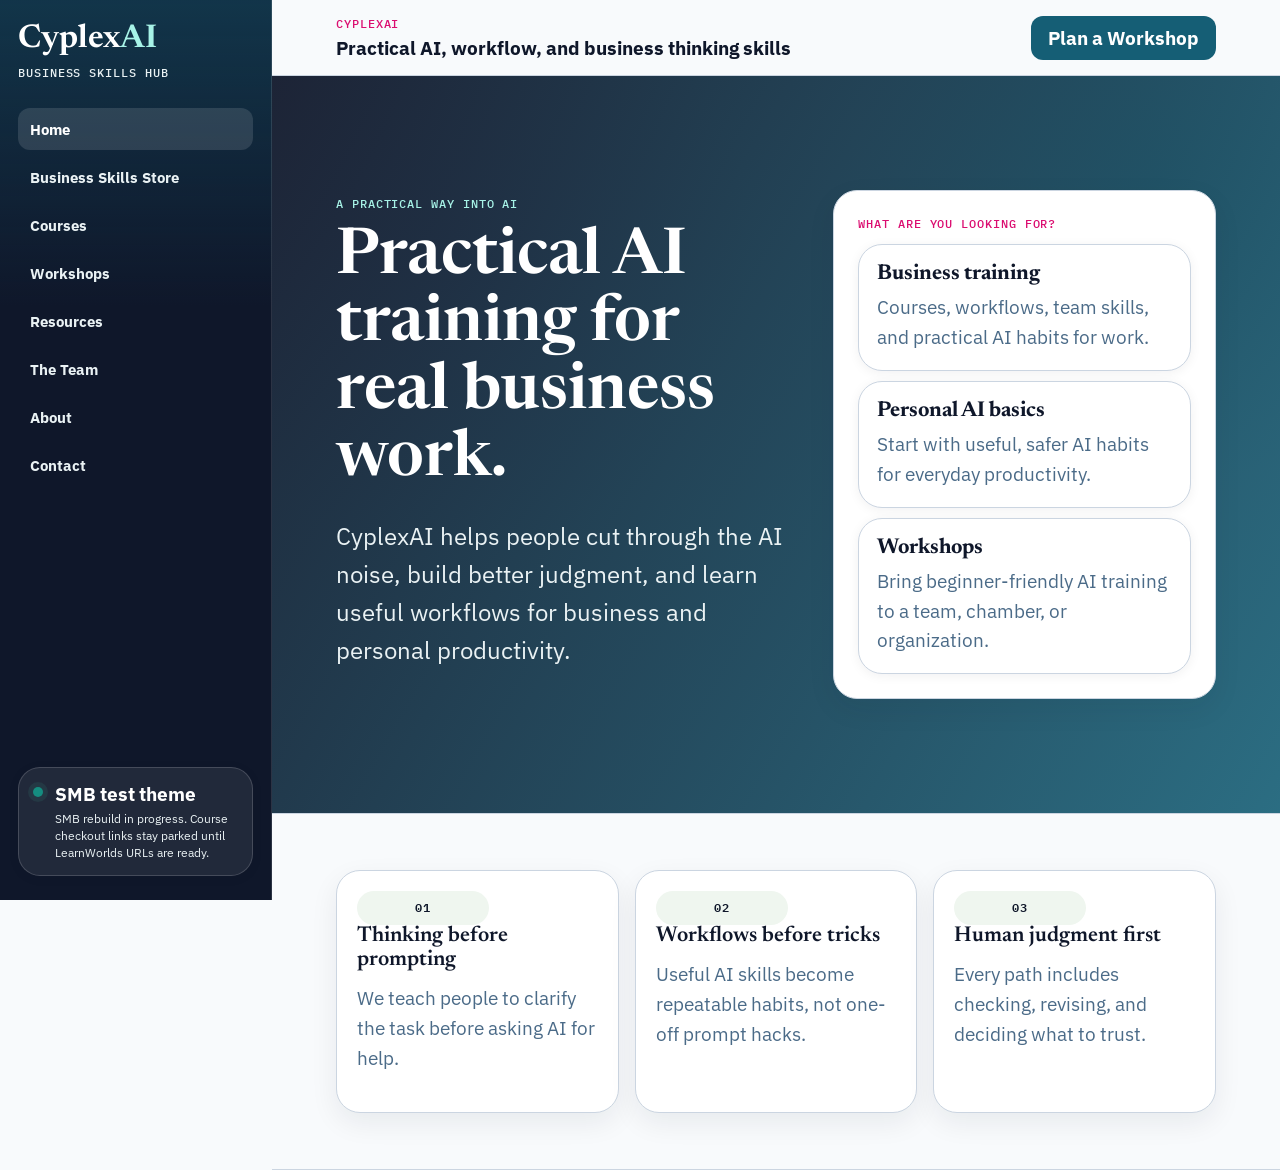
<file: index.html>
<!doctype html>
<html lang="en" data-theme="smb-test">
  <head>
    <meta charset="utf-8">
    <meta name="viewport" content="width=device-width, initial-scale=1">
    <meta name="description" content="CyplexAI teaches practical AI, workflow, and business thinking skills for people doing real business work.">
    <title>CyplexAI | Practical AI Training for Real Business Work</title>
    <link rel="preconnect" href="https://fonts.googleapis.com">
    <link rel="preconnect" href="https://fonts.gstatic.com" crossorigin>
    <link href="https://fonts.googleapis.com/css2?family=Newsreader:wght@400;600;700;800&family=IBM+Plex+Sans:wght@400;500;600;700&family=IBM+Plex+Mono:wght@400;500;600&display=swap" rel="stylesheet">
    <link rel="stylesheet" href="styles.css?v=20260605-polish">
  </head>
  <body>
    <div class="app-shell">
      <aside class="sidebar" aria-label="Primary navigation">
        <a class="brand" href="index.html" aria-label="CyplexAI home">
          <span class="brand-wordmark" aria-hidden="true">
            Cyplex<span>AI</span>
          </span>
          <span class="brand-kicker">Business Skills Hub</span>
        </a>

        <button class="menu-toggle" type="button" aria-expanded="false" aria-controls="primaryNav">
          <span></span>
          <span></span>
          <span></span>
          <span class="sr-only">Toggle navigation</span>
        </button>

        <nav id="primaryNav" class="nav-list">
          <a class="active" href="index.html">Home</a>
          <a href="store.html">Business Skills Store</a>
          <a href="courses.html">Courses</a>
          <a href="workshops.html">Workshops</a>
          
          <a href="resources.html">Resources</a>
          <a href="team.html">The Team</a><a href="about.html">About</a>
          <a href="contact.html">Contact</a>
        </nav>

        <section class="sidebar-note" aria-label="Prototype status">
          <span class="status-dot" aria-hidden="true"></span>
          <div>
            <strong>SMB test theme</strong>
            <p>SMB rebuild in progress. Course checkout links stay parked until LearnWorlds URLs are ready.</p>
          </div>
        </section>
      </aside>

      <main>
        <header class="topbar" aria-label="Page context">
          <div>
            <p class="eyebrow">CyplexAI</p>
            <strong>Practical AI, workflow, and business thinking skills</strong>
          </div>
          <a class="topbar-action" href="contact.html">Plan a Workshop</a>
        </header>

        <section class="hero-section landing-hero">
          <div class="hero-copy">
            <p class="eyebrow">A practical way into AI</p>
            <h1>Practical AI training for real business work.</h1>
            <p class="lede">
              CyplexAI helps people cut through the AI noise, build better judgment, and learn useful workflows for business and personal productivity.
            </p>
          </div>

          <aside class="decision-panel" aria-label="Choose your path">
            <p class="eyebrow">What are you looking for?</p>
            <div class="path-stack">
              <a href="store.html">
                <strong>Business training</strong>
                <span>Courses, workflows, team skills, and practical AI habits for work.</span>
              </a>
              <a href="courses.html">
                <strong>Personal AI basics</strong>
                <span>Start with useful, safer AI habits for everyday productivity.</span>
              </a>
              <a href="workshops.html">
                <strong>Workshops</strong>
                <span>Bring beginner-friendly AI training to a team, chamber, or organization.</span>
              </a>
            </div>
          </aside>
        </section>

        <section class="section-band compact">
          <div class="quiet-proof">
            <article>
              <span>01</span>
              <h3>Thinking before prompting</h3>
              <p>We teach people to clarify the task before asking AI for help.</p>
            </article>
            <article>
              <span>02</span>
              <h3>Workflows before tricks</h3>
              <p>Useful AI skills become repeatable habits, not one-off prompt hacks.</p>
            </article>
            <article>
              <span>03</span>
              <h3>Human judgment first</h3>
              <p>Every path includes checking, revising, and deciding what to trust.</p>
            </article>
          </div>
        </section>
      </main>
    </div>

    <script src="data/courses.js"></script>
    <script src="data/site-content.js"></script>
    <script src="app.js"></script>
  </body>
</html>
</file>
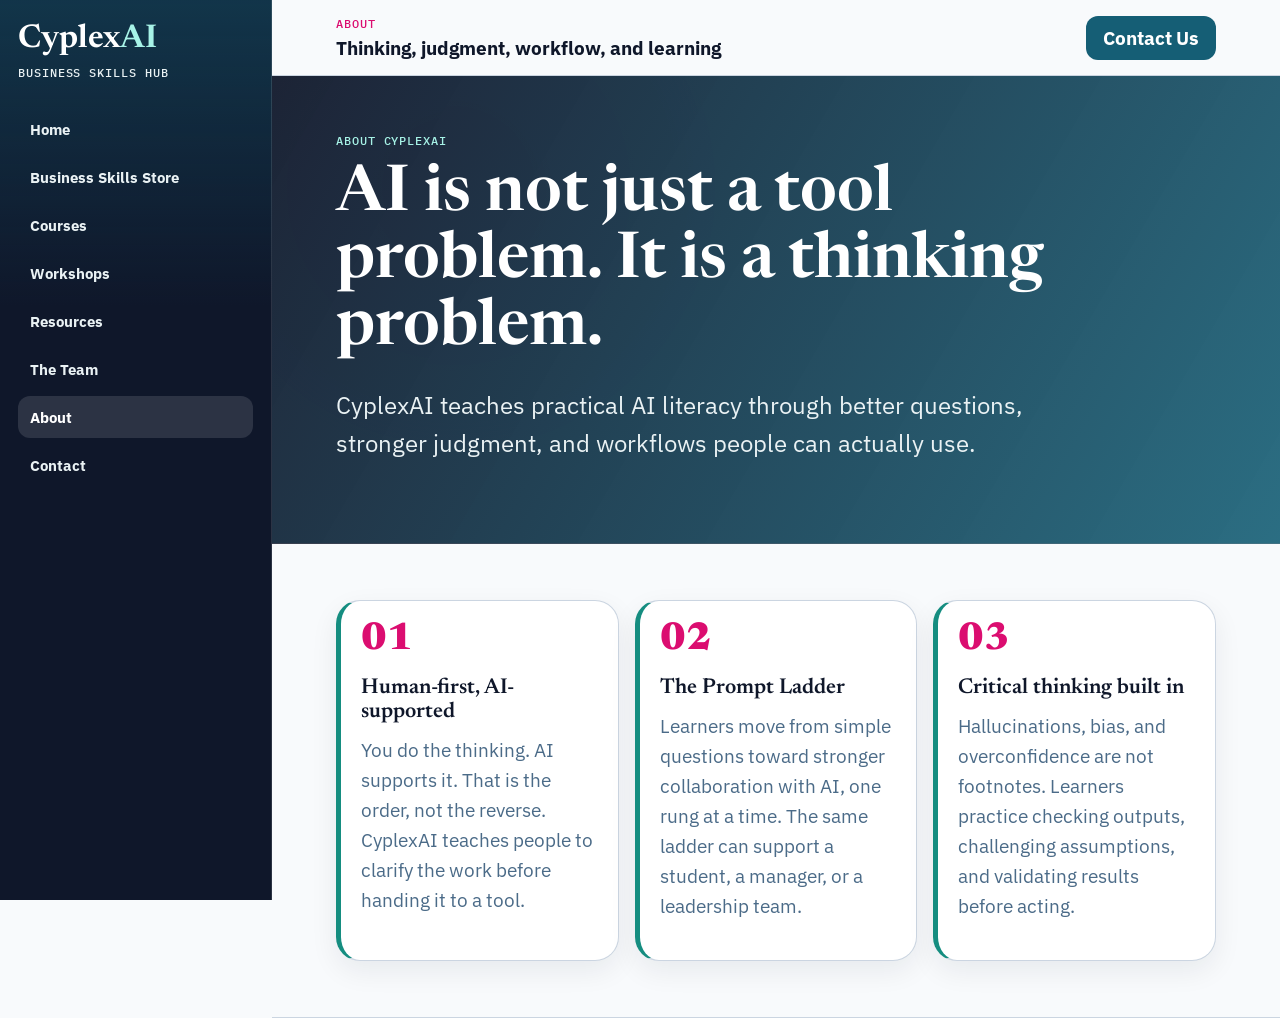
<file: about.html>
<!doctype html>
<html lang="en" data-theme="smb-test">
  <head><meta charset="utf-8"><meta name="viewport" content="width=device-width, initial-scale=1"><title>About | CyplexAI</title><link rel="preconnect" href="https://fonts.googleapis.com"><link rel="preconnect" href="https://fonts.gstatic.com" crossorigin><link href="https://fonts.googleapis.com/css2?family=Newsreader:wght@400;600;700;800&family=IBM+Plex+Sans:wght@400;500;600;700&family=IBM+Plex+Mono:wght@400;500;600&display=swap" rel="stylesheet"><link rel="stylesheet" href="styles.css?v=20260605-polish"></head>
  <body><div class="app-shell"><aside class="sidebar" aria-label="Primary navigation"><a class="brand" href="index.html"><span class="brand-wordmark">Cyplex<span>AI</span></span><span class="brand-kicker">Business Skills Hub</span></a><button class="menu-toggle" type="button" aria-expanded="false" aria-controls="primaryNav"><span></span><span></span><span></span><span class="sr-only">Toggle navigation</span></button><nav id="primaryNav" class="nav-list"><a href="index.html">Home</a><a href="store.html">Business Skills Store</a><a href="courses.html">Courses</a><a href="workshops.html">Workshops</a><a href="resources.html">Resources</a><a href="team.html">The Team</a><a class="active" href="about.html">About</a><a href="contact.html">Contact</a></nav></aside><main>
    <header class="topbar"><div><p class="eyebrow">About</p><strong>Thinking, judgment, workflow, and learning</strong></div><a class="topbar-action" href="contact.html">Contact Us</a></header>
    <section class="page-hero"><p class="eyebrow">About CyplexAI</p><h1>AI is not just a tool problem. It is a thinking problem.</h1><p class="lede">CyplexAI teaches practical AI literacy through better questions, stronger judgment, and workflows people can actually use.</p></section>
    <section class="section-band compact"><div class="approach-grid" id="approachGrid"></div></section>
  </main></div><script src="data/courses.js"></script><script src="data/site-content.js"></script><script src="app.js"></script></body>
</html>
</file>
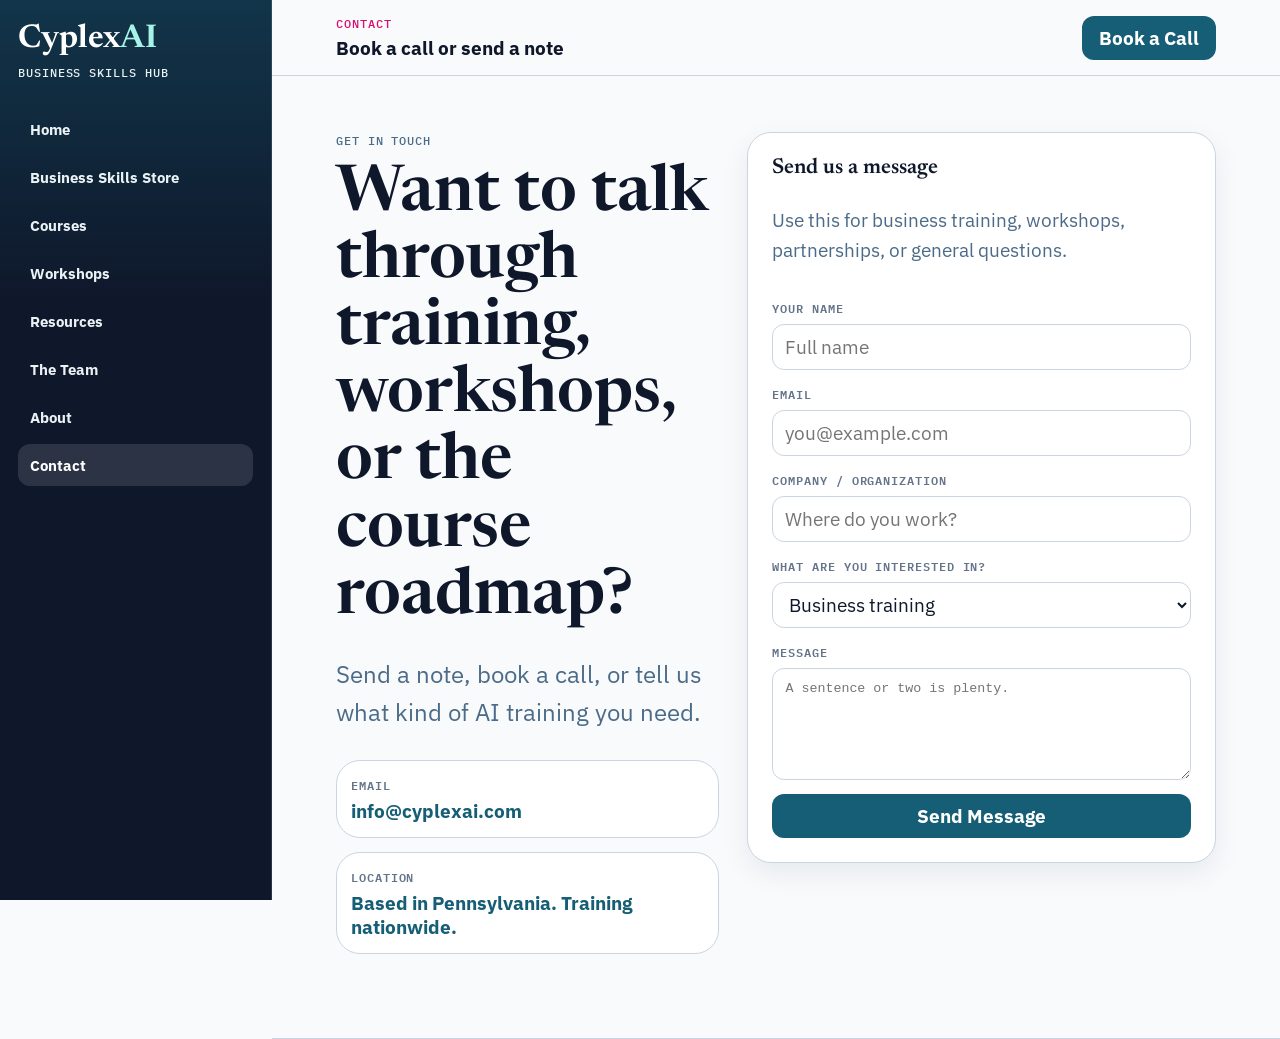
<file: contact.html>
<!doctype html>
<html lang="en" data-theme="smb-test">
  <head><meta charset="utf-8"><meta name="viewport" content="width=device-width, initial-scale=1"><title>Contact | CyplexAI</title><link rel="preconnect" href="https://fonts.googleapis.com"><link rel="preconnect" href="https://fonts.gstatic.com" crossorigin><link href="https://fonts.googleapis.com/css2?family=Newsreader:wght@400;600;700;800&family=IBM+Plex+Sans:wght@400;500;600;700&family=IBM+Plex+Mono:wght@400;500;600&display=swap" rel="stylesheet"><link rel="stylesheet" href="styles.css?v=20260605-polish"></head>
  <body><div class="app-shell"><aside class="sidebar" aria-label="Primary navigation"><a class="brand" href="index.html"><span class="brand-wordmark">Cyplex<span>AI</span></span><span class="brand-kicker">Business Skills Hub</span></a><button class="menu-toggle" type="button" aria-expanded="false" aria-controls="primaryNav"><span></span><span></span><span></span><span class="sr-only">Toggle navigation</span></button><nav id="primaryNav" class="nav-list"><a href="index.html">Home</a><a href="store.html">Business Skills Store</a><a href="courses.html">Courses</a><a href="workshops.html">Workshops</a><a href="resources.html">Resources</a><a href="team.html">The Team</a><a href="about.html">About</a><a class="active" href="contact.html">Contact</a></nav></aside><main>
    <header class="topbar"><div><p class="eyebrow">Contact</p><strong>Book a call or send a note</strong></div><a class="topbar-action" id="bookCallLink" href="https://calendly.com/daveashby-cyplexai/30min" target="_blank" rel="noopener">Book a Call</a></header>
    <section class="section-band contact-section" id="contact"><div class="contact-layout"><div class="contact-intro"><p class="eyebrow">Get in touch</p><h1>Want to talk through training, workshops, or the course roadmap?</h1><p class="lede">Send a note, book a call, or tell us what kind of AI training you need.</p><div class="contact-meta"><div><span>Email</span><a id="contactEmail" href="mailto:info@cyplexai.com">info@cyplexai.com</a></div><div><span>Location</span><strong id="contactLocation">Based in Pennsylvania. Training nationwide.</strong></div></div></div><form class="contact-form" id="contactForm" action="https://formspree.io/f/mqegoabr" method="POST"><h3>Send us a message</h3><p>Use this for business training, workshops, partnerships, or general questions.</p><label><span>Your name</span><input type="text" name="name" placeholder="Full name" required></label><label><span>Email</span><input type="email" name="email" placeholder="you@example.com" required></label><label><span>Company / Organization</span><input type="text" name="company" placeholder="Where do you work?"></label><label><span>What are you interested in?</span><select name="interest"><option value="Business training">Business training</option><option value="Workshop or speaking">Workshop or speaking</option><option value="Courses / LearnWorlds">Courses / LearnWorlds</option><option value="Partnership">Partnership</option></select></label><label><span>Message</span><textarea name="message" placeholder="A sentence or two is plenty."></textarea></label><input type="hidden" name="_subject" value="CyplexAI SMB site inquiry"><button class="button primary" type="submit">Send Message</button></form></div></section>
  </main></div><script src="data/courses.js"></script><script src="data/site-content.js"></script><script src="app.js"></script></body>
</html>
</file>
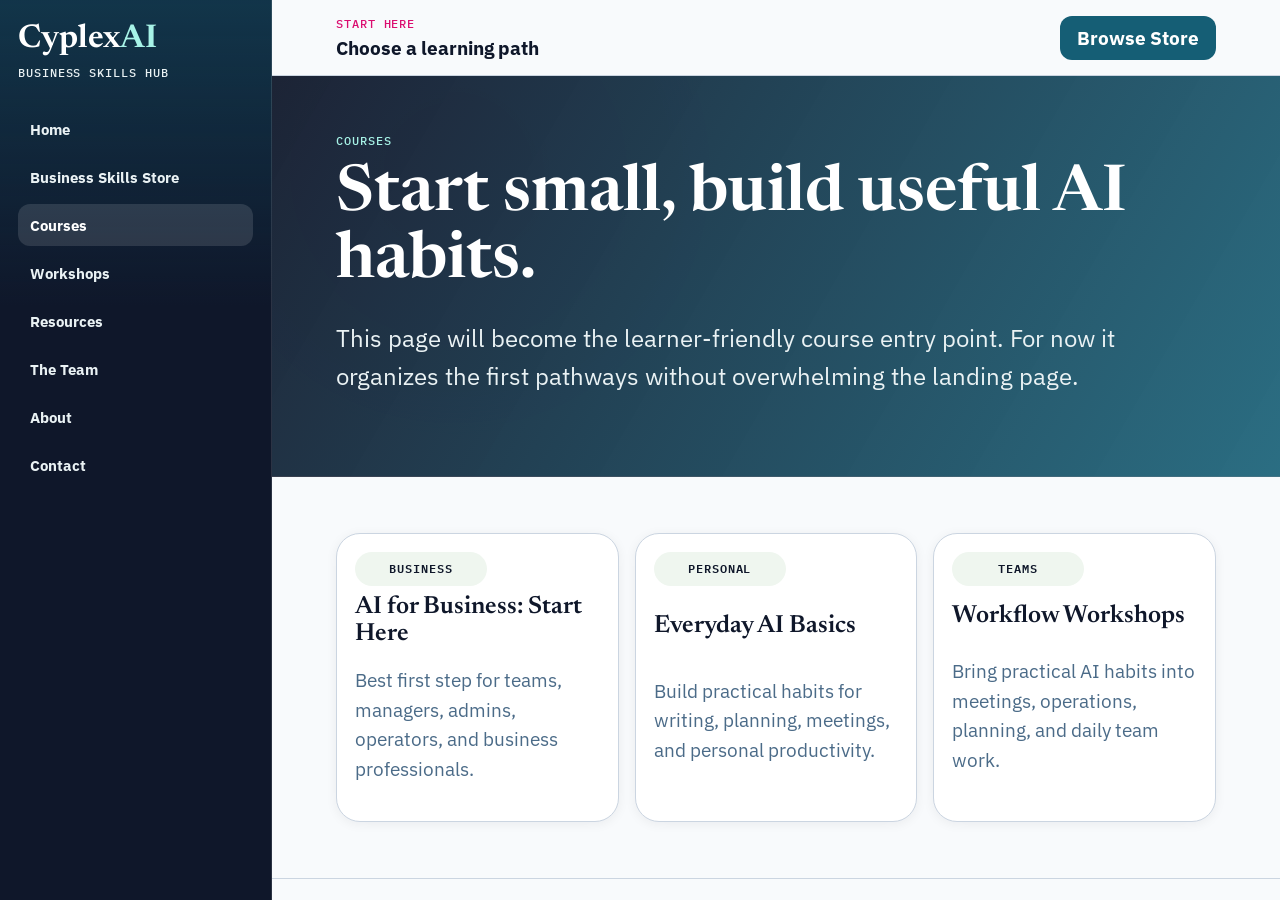
<file: courses.html>
<!doctype html>
<html lang="en" data-theme="smb-test">
  <head>
    <meta charset="utf-8">
    <meta name="viewport" content="width=device-width, initial-scale=1">
    <title>Courses | CyplexAI</title>
    <link rel="preconnect" href="https://fonts.googleapis.com">
    <link rel="preconnect" href="https://fonts.gstatic.com" crossorigin>
    <link href="https://fonts.googleapis.com/css2?family=Newsreader:wght@400;600;700;800&family=IBM+Plex+Sans:wght@400;500;600;700&family=IBM+Plex+Mono:wght@400;500;600&display=swap" rel="stylesheet">
    <link rel="stylesheet" href="styles.css?v=20260605-polish">
  </head>
  <body>
    <div class="app-shell">
      <aside class="sidebar" aria-label="Primary navigation">
        <a class="brand" href="index.html" aria-label="CyplexAI home"><span class="brand-wordmark" aria-hidden="true">Cyplex<span>AI</span></span><span class="brand-kicker">Business Skills Hub</span></a>
        <button class="menu-toggle" type="button" aria-expanded="false" aria-controls="primaryNav"><span></span><span></span><span></span><span class="sr-only">Toggle navigation</span></button>
        <nav id="primaryNav" class="nav-list">
          <a href="index.html">Home</a><a href="store.html">Business Skills Store</a><a class="active" href="courses.html">Courses</a><a href="workshops.html">Workshops</a><a href="resources.html">Resources</a><a href="team.html">The Team</a><a href="about.html">About</a><a href="contact.html">Contact</a>
        </nav>
      </aside>
      <main>
        <header class="topbar"><div><p class="eyebrow">Start Here</p><strong>Choose a learning path</strong></div><a class="topbar-action" href="store.html">Browse Store</a></header>
        <section class="page-hero">
          <p class="eyebrow">Courses</p>
          <h1>Start small, build useful AI habits.</h1>
          <p class="lede">This page will become the learner-friendly course entry point. For now it organizes the first pathways without overwhelming the landing page.</p>
        </section>
        <section class="section-band compact">
          <div class="page-card-grid">
            <a class="page-card" href="store.html"><span>Business</span><h3>AI for Business: Start Here</h3><p>Best first step for teams, managers, admins, operators, and business professionals.</p></a>
            <a class="page-card" href="store.html"><span>Personal</span><h3>Everyday AI Basics</h3><p>Build practical habits for writing, planning, meetings, and personal productivity.</p></a>
            <a class="page-card" href="workshops.html"><span>Teams</span><h3>Workflow Workshops</h3><p>Bring practical AI habits into meetings, operations, planning, and daily team work.</p></a>
          </div>
        </section>
      </main>
    </div>
    <script src="data/courses.js"></script><script src="data/site-content.js"></script><script src="app.js"></script>
  </body>
</html>
</file>
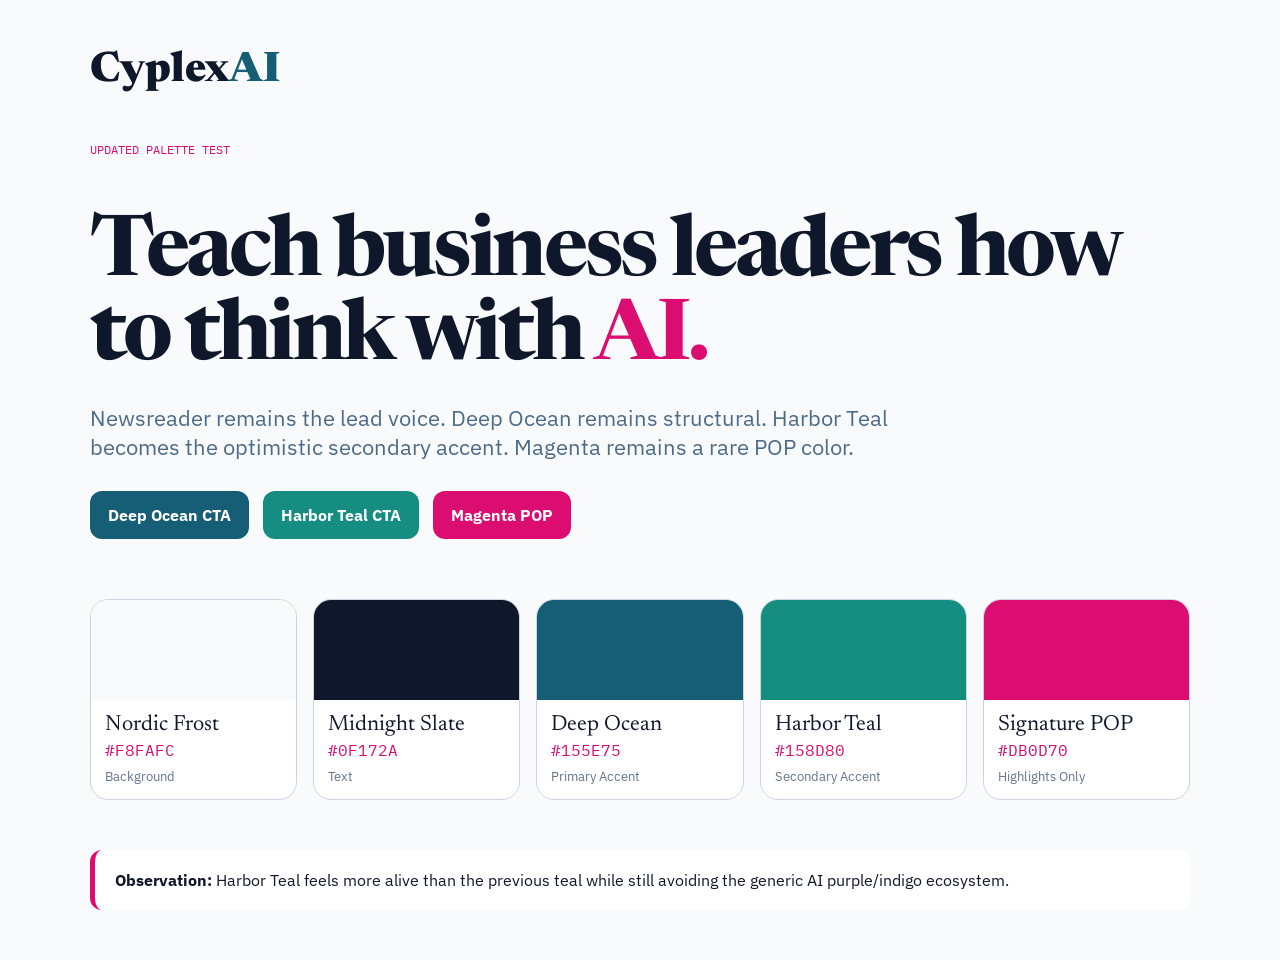
<file: CyplexAI_Harbor_Teal_Update.html>
<!DOCTYPE html>
<html>
<head>
<meta charset="utf-8">
<title>CyplexAI Nordic + Harbor Teal + Magenta POP</title>
<link rel="preconnect" href="https://fonts.googleapis.com">
<link rel="preconnect" href="https://fonts.gstatic.com" crossorigin>
<link href="https://fonts.googleapis.com/css2?family=Newsreader:wght@400;700;800&family=IBM+Plex+Sans:wght@400;500;600;700&family=IBM+Plex+Mono:wght@400;500&display=swap" rel="stylesheet">

<style>
:root{
 --bg:#F8FAFC;
 --paper:#FFFFFF;
 --ink:#0F172A;
 --deep-ocean:#155E75;
 --harbor-teal:#158D80;
 --steel-blue:#4B6B88;
 --muted:#64748B;
 --mist:#EAF2F4;
 --border:#CBD5E1;
 --pop:#DB0D70;
}

body{
 margin:0;
 background:var(--bg);
 color:var(--ink);
 font-family:'IBM Plex Sans',sans-serif;
}

.wrap{
 max-width:1100px;
 margin:auto;
 padding:50px;
}

.brand{
 font-family:'Newsreader',serif;
 font-size:42px;
 font-weight:800;
}

.brand span{
 color:var(--deep-ocean);
}

.hero{
 margin-top:50px;
}

h1{
 font-family:'Newsreader',serif;
 font-size:84px;
 line-height:1.0;
 letter-spacing:-.04em;
 margin-bottom:20px;
}

.pop{
 color:var(--pop);
}

.lede{
 color:var(--steel-blue);
 font-size:22px;
 max-width:800px;
}

.buttons{
 margin-top:30px;
 display:flex;
 gap:14px;
}

.btn{
 padding:14px 18px;
 border-radius:12px;
 color:white;
 font-weight:bold;
}

.primary{background:var(--deep-ocean);}
.secondary{background:var(--harbor-teal);}
.highlight{background:var(--pop);}

.grid{
 display:grid;
 grid-template-columns:repeat(5,1fr);
 gap:16px;
 margin-top:60px;
}

.card{
 background:white;
 border:1px solid var(--border);
 border-radius:18px;
 overflow:hidden;
}

.color{
 height:100px;
}

.info{
 padding:14px;
}

.name{
 font-family:'Newsreader',serif;
 font-size:22px;
}

.hex{
 color:var(--pop);
 font-family:'IBM Plex Mono',monospace;
 margin-top:4px;
}

.note{
 color:var(--muted);
 font-size:13px;
 margin-top:8px;
}

.callout{
 margin-top:50px;
 background:white;
 border-left:5px solid var(--pop);
 padding:20px;
 border-radius:12px;
}

.label{
 color:var(--pop);
 font-family:'IBM Plex Mono',monospace;
 font-size:12px;
 text-transform:uppercase;
}
</style>
</head>
<body>

<div class="wrap">

<div class="brand">Cyplex<span>AI</span></div>

<div class="hero">
<div class="label">Updated Palette Test</div>

<h1>Teach business leaders how to think with <span class="pop">AI.</span></h1>

<p class="lede">
Newsreader remains the lead voice. Deep Ocean remains structural.
Harbor Teal becomes the optimistic secondary accent. Magenta remains a rare POP color.
</p>

<div class="buttons">
<div class="btn primary">Deep Ocean CTA</div>
<div class="btn secondary">Harbor Teal CTA</div>
<div class="btn highlight">Magenta POP</div>
</div>
</div>

<div class="grid">

<div class="card">
<div class="color" style="background:#F8FAFC"></div>
<div class="info">
<div class="name">Nordic Frost</div>
<div class="hex">#F8FAFC</div>
<div class="note">Background</div>
</div>
</div>

<div class="card">
<div class="color" style="background:#0F172A"></div>
<div class="info">
<div class="name">Midnight Slate</div>
<div class="hex">#0F172A</div>
<div class="note">Text</div>
</div>
</div>

<div class="card">
<div class="color" style="background:#155E75"></div>
<div class="info">
<div class="name">Deep Ocean</div>
<div class="hex">#155E75</div>
<div class="note">Primary Accent</div>
</div>
</div>

<div class="card">
<div class="color" style="background:#158D80"></div>
<div class="info">
<div class="name">Harbor Teal</div>
<div class="hex">#158D80</div>
<div class="note">Secondary Accent</div>
</div>
</div>

<div class="card">
<div class="color" style="background:#DB0D70"></div>
<div class="info">
<div class="name">Signature POP</div>
<div class="hex">#DB0D70</div>
<div class="note">Highlights Only</div>
</div>
</div>

</div>

<div class="callout">
<strong>Observation:</strong> Harbor Teal feels more alive than the previous teal while still avoiding the generic AI purple/indigo ecosystem.
</div>

</div>

</body>
</html>
</file>
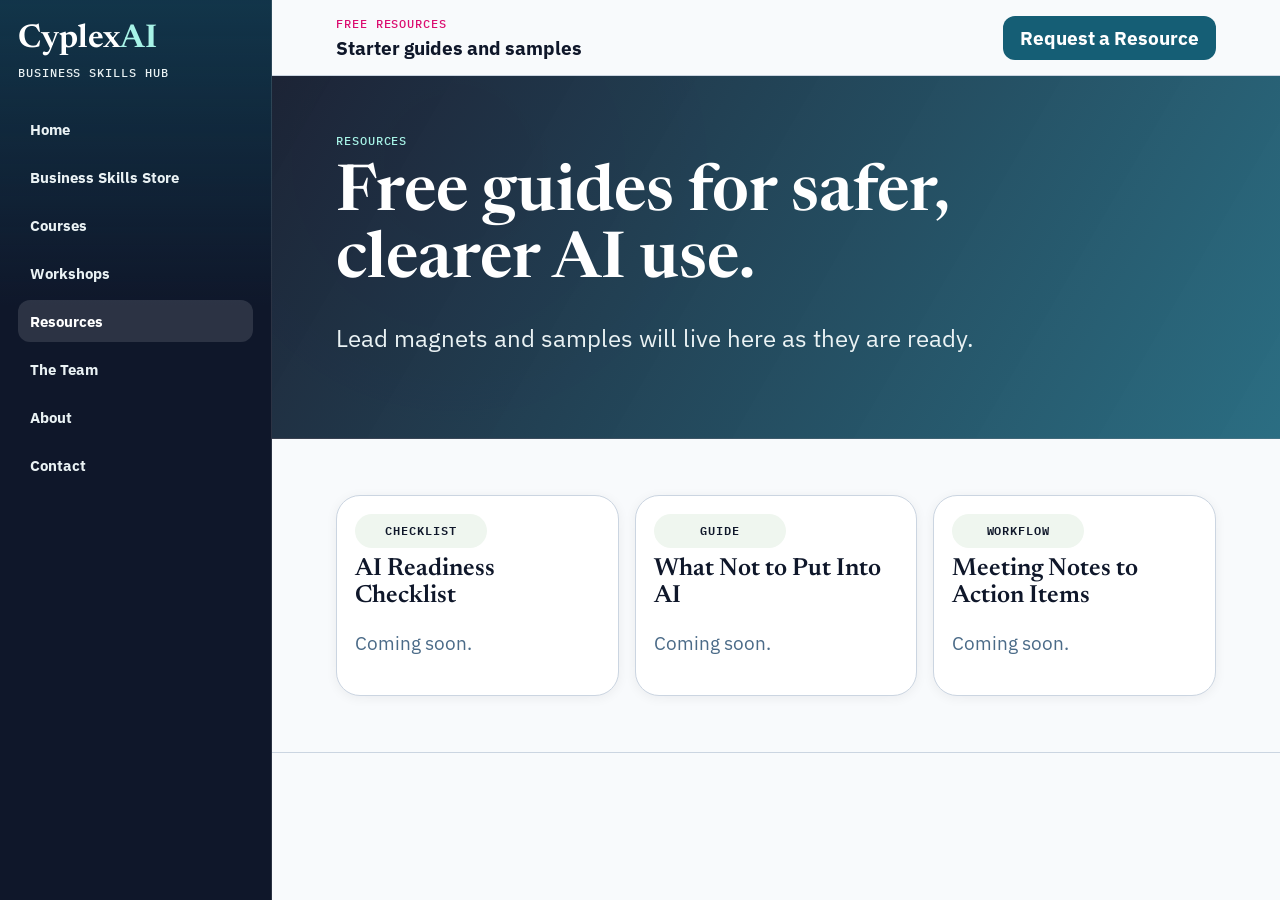
<file: resources.html>
<!doctype html>
<html lang="en" data-theme="smb-test">
  <head><meta charset="utf-8"><meta name="viewport" content="width=device-width, initial-scale=1"><title>Resources | CyplexAI</title><link rel="preconnect" href="https://fonts.googleapis.com"><link rel="preconnect" href="https://fonts.gstatic.com" crossorigin><link href="https://fonts.googleapis.com/css2?family=Newsreader:wght@400;600;700;800&family=IBM+Plex+Sans:wght@400;500;600;700&family=IBM+Plex+Mono:wght@400;500;600&display=swap" rel="stylesheet"><link rel="stylesheet" href="styles.css?v=20260605-polish"></head>
  <body><div class="app-shell"><aside class="sidebar" aria-label="Primary navigation"><a class="brand" href="index.html"><span class="brand-wordmark">Cyplex<span>AI</span></span><span class="brand-kicker">Business Skills Hub</span></a><button class="menu-toggle" type="button" aria-expanded="false" aria-controls="primaryNav"><span></span><span></span><span></span><span class="sr-only">Toggle navigation</span></button><nav id="primaryNav" class="nav-list"><a href="index.html">Home</a><a href="store.html">Business Skills Store</a><a href="courses.html">Courses</a><a href="workshops.html">Workshops</a><a class="active" href="resources.html">Resources</a><a href="team.html">The Team</a><a href="about.html">About</a><a href="contact.html">Contact</a></nav></aside><main>
    <header class="topbar"><div><p class="eyebrow">Free Resources</p><strong>Starter guides and samples</strong></div><a class="topbar-action" href="contact.html">Request a Resource</a></header>
    <section class="page-hero"><p class="eyebrow">Resources</p><h1>Free guides for safer, clearer AI use.</h1><p class="lede">Lead magnets and samples will live here as they are ready.</p></section>
    <section class="section-band compact"><div class="page-card-grid"><article class="page-card"><span>Checklist</span><h3>AI Readiness Checklist</h3><p>Coming soon.</p></article><article class="page-card"><span>Guide</span><h3>What Not to Put Into AI</h3><p>Coming soon.</p></article><article class="page-card"><span>Workflow</span><h3>Meeting Notes to Action Items</h3><p>Coming soon.</p></article></div></section>
  </main></div><script src="data/courses.js"></script><script src="data/site-content.js"></script><script src="app.js"></script></body>
</html>
</file>
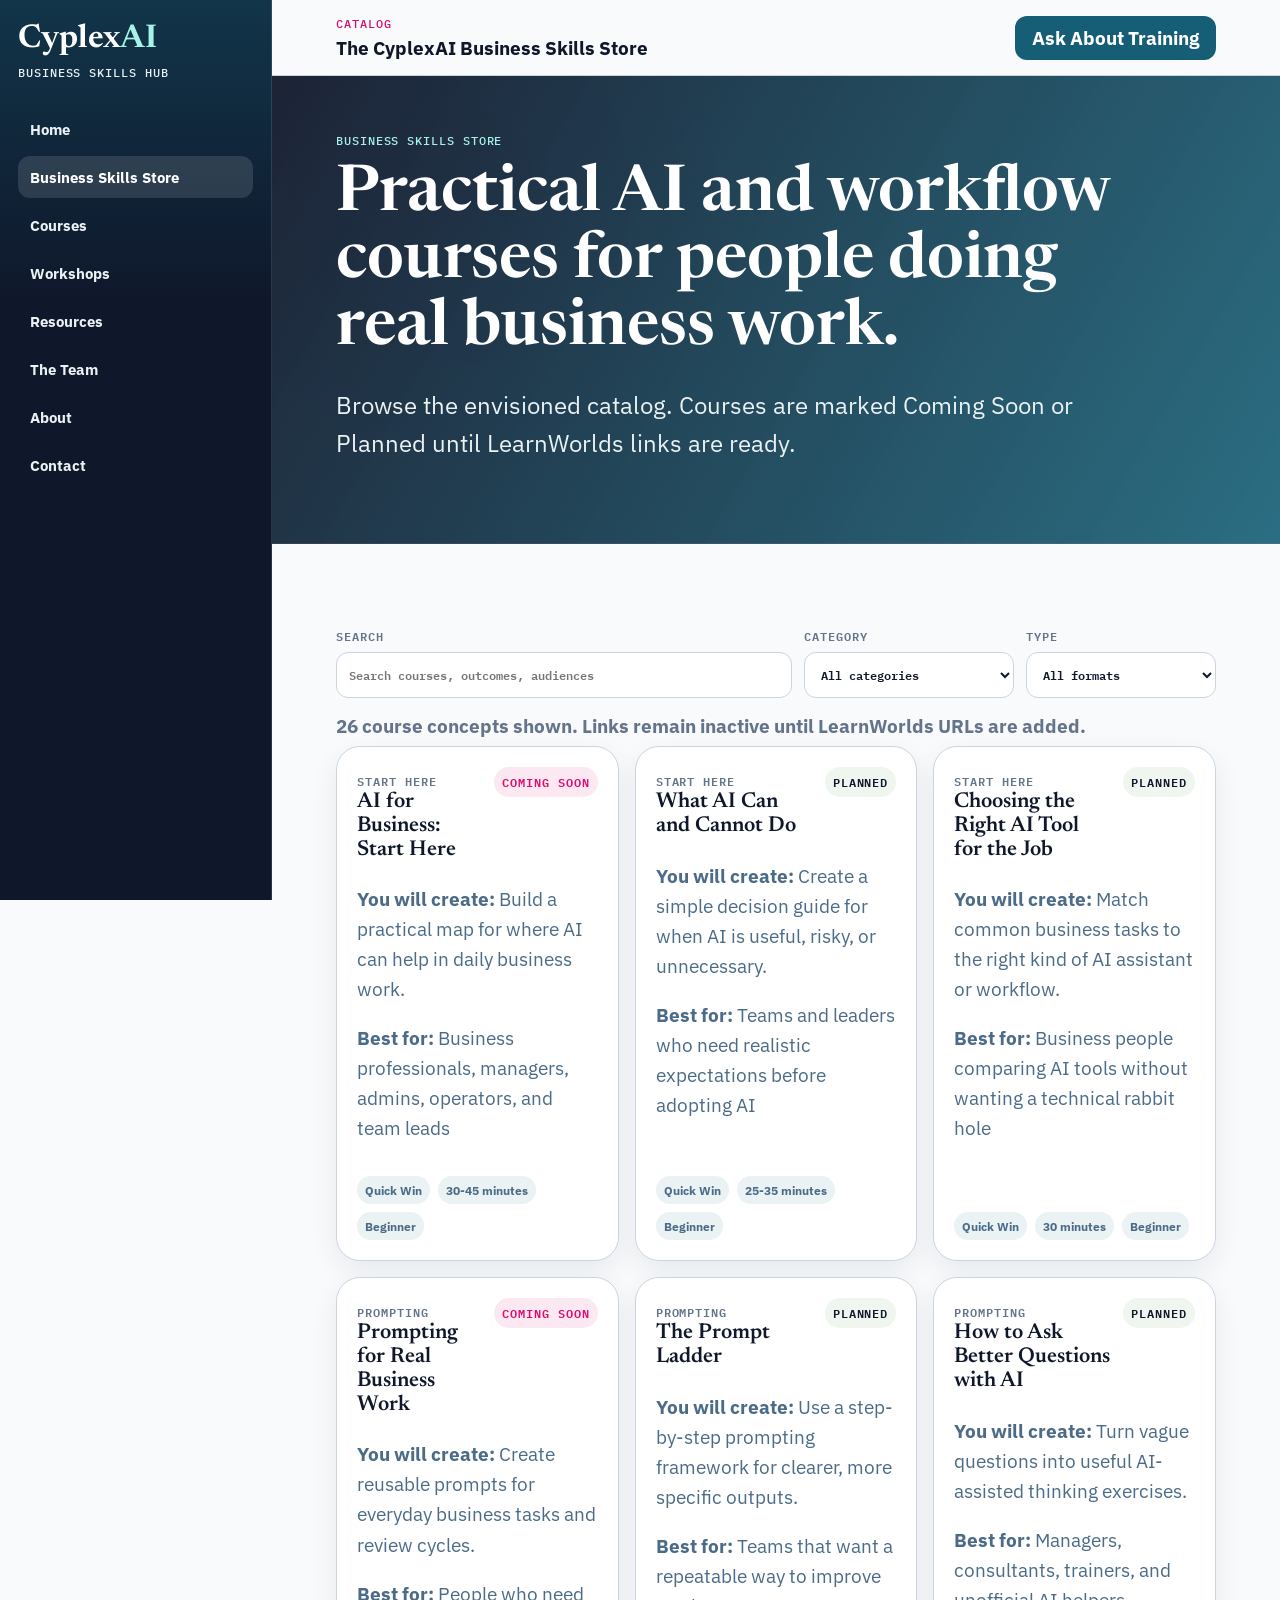
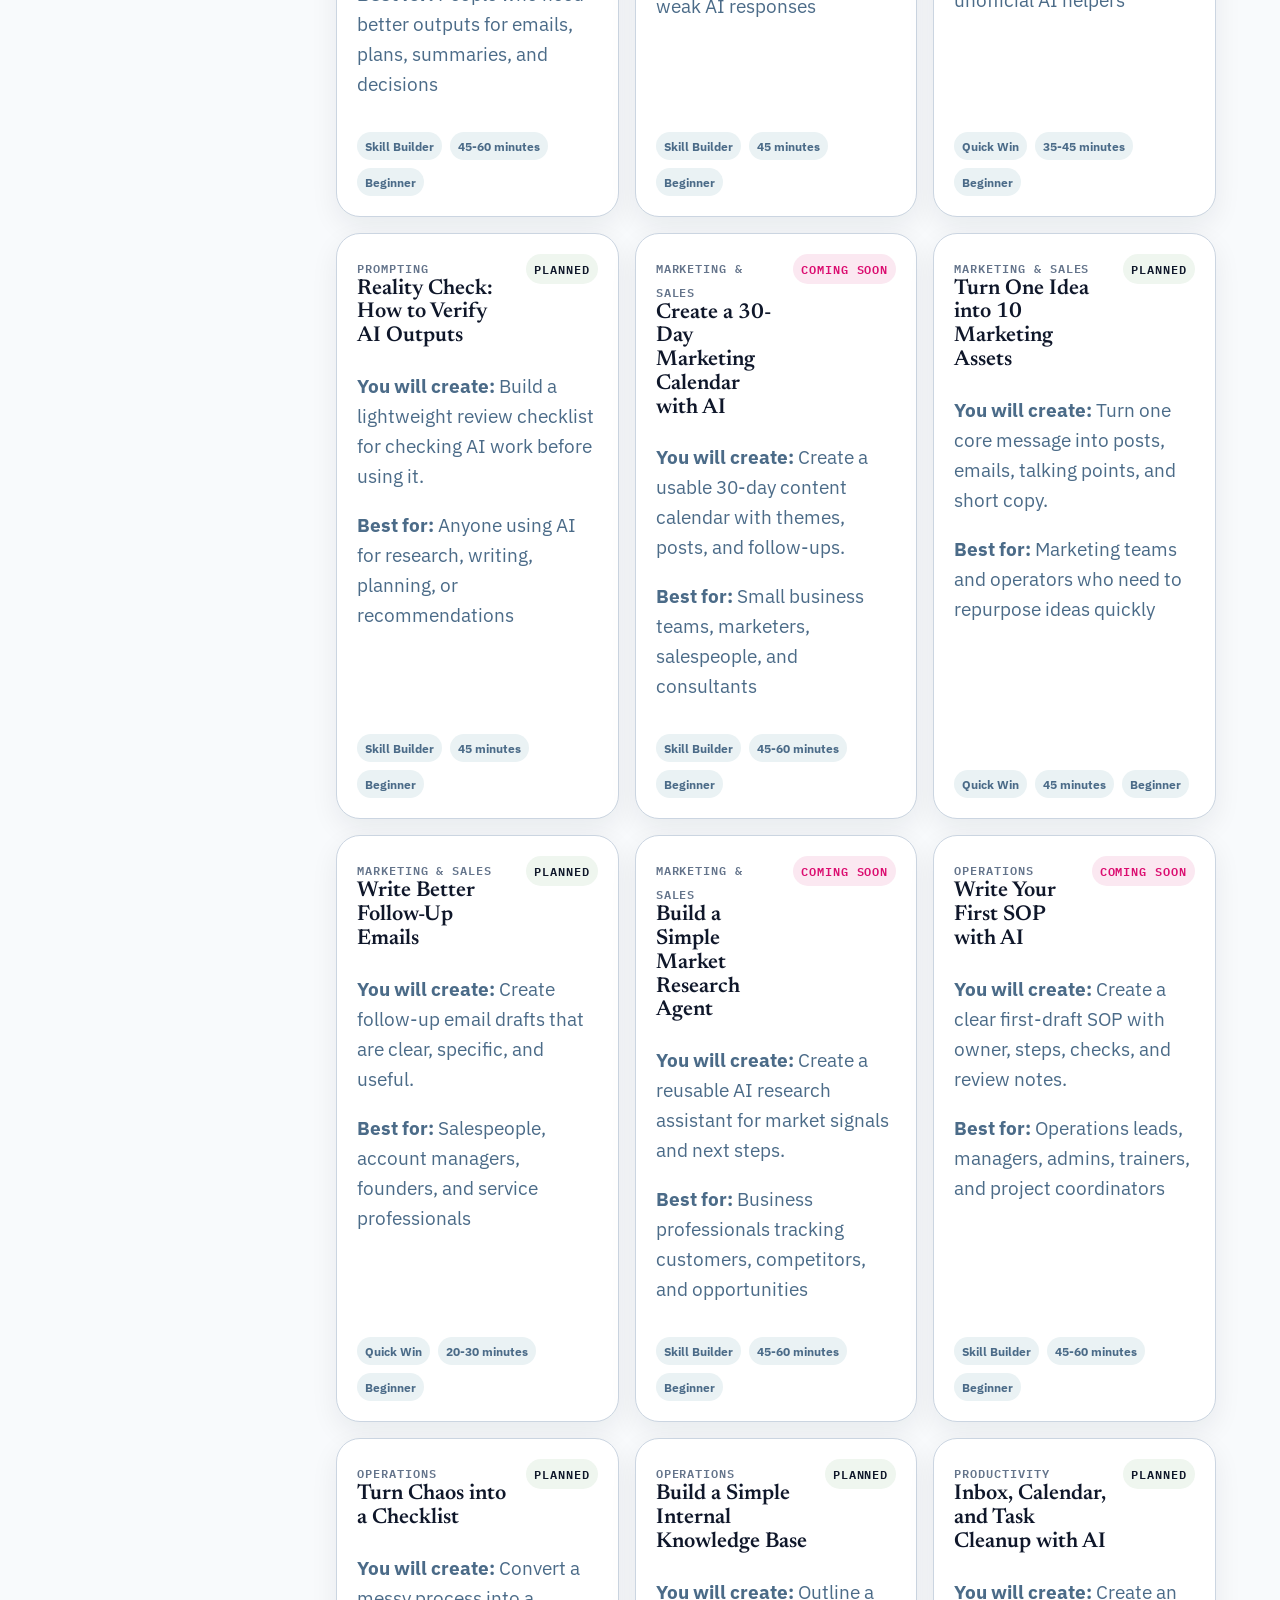
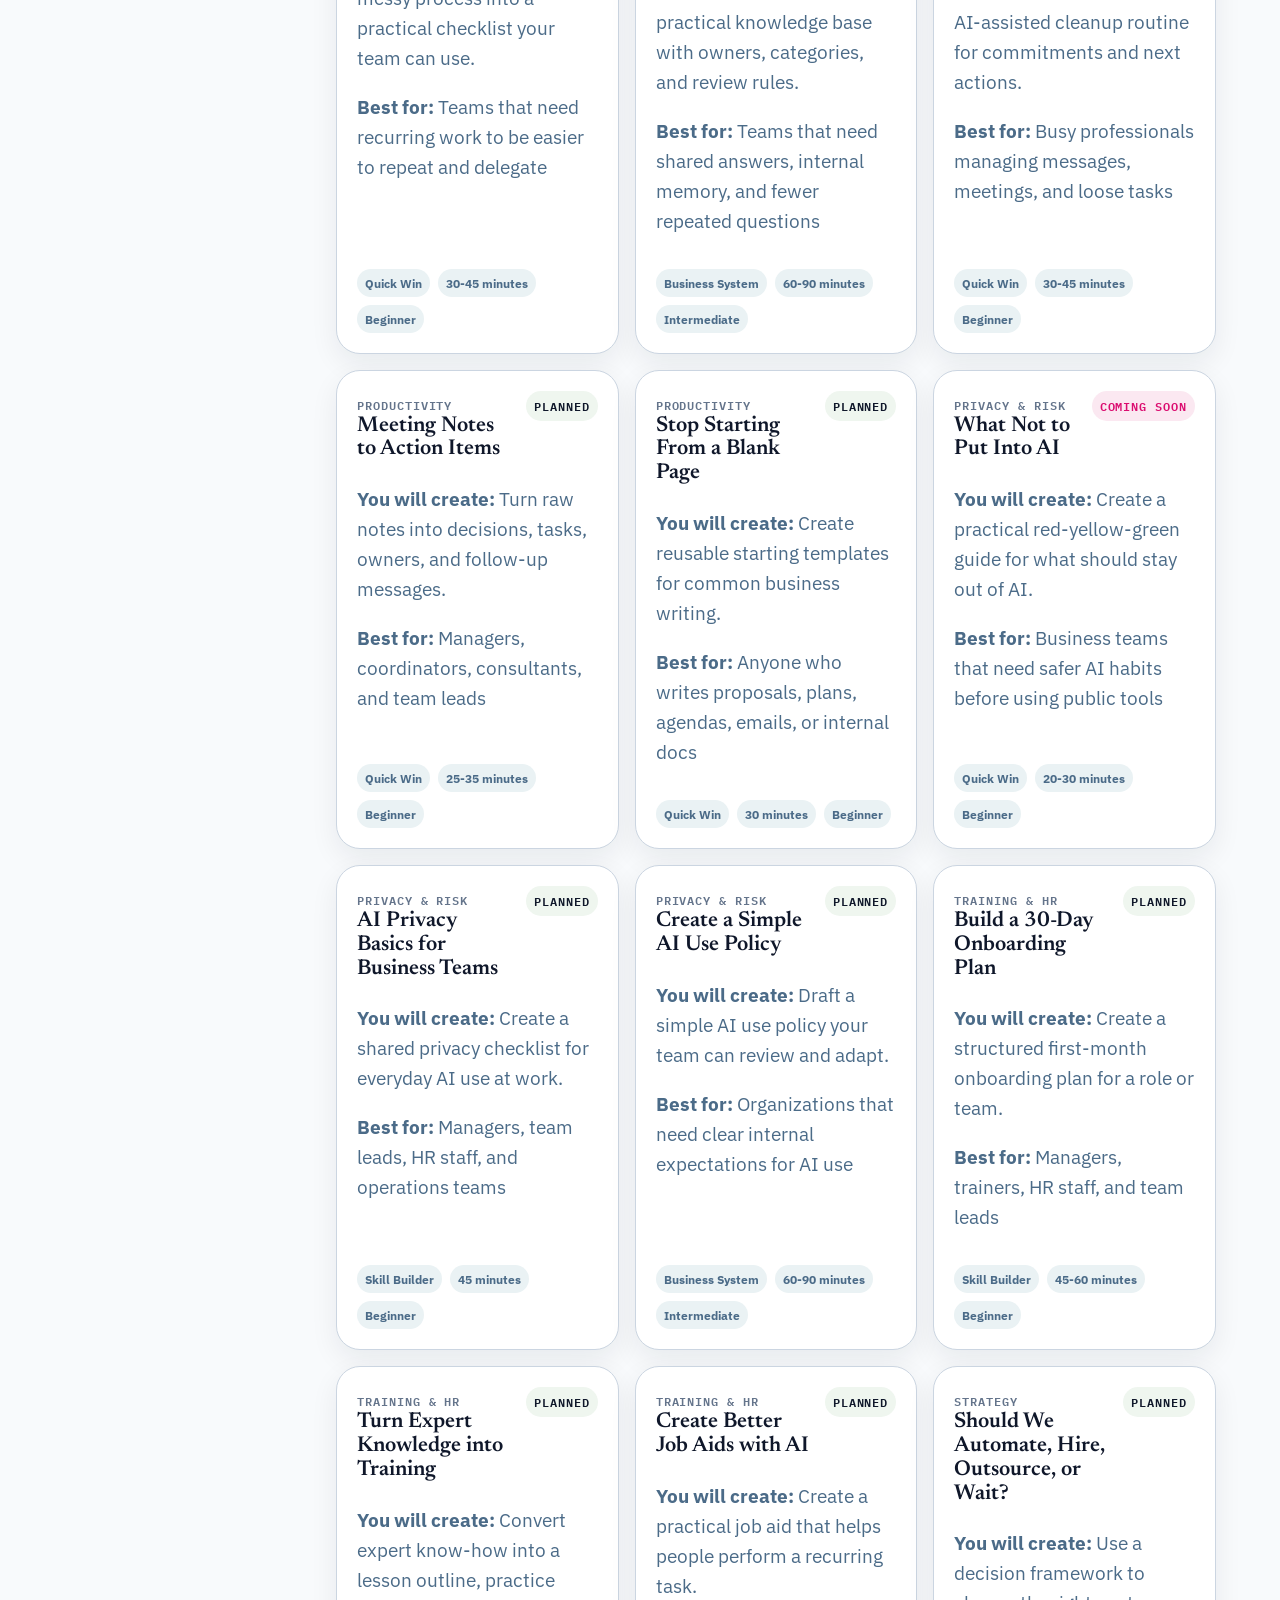
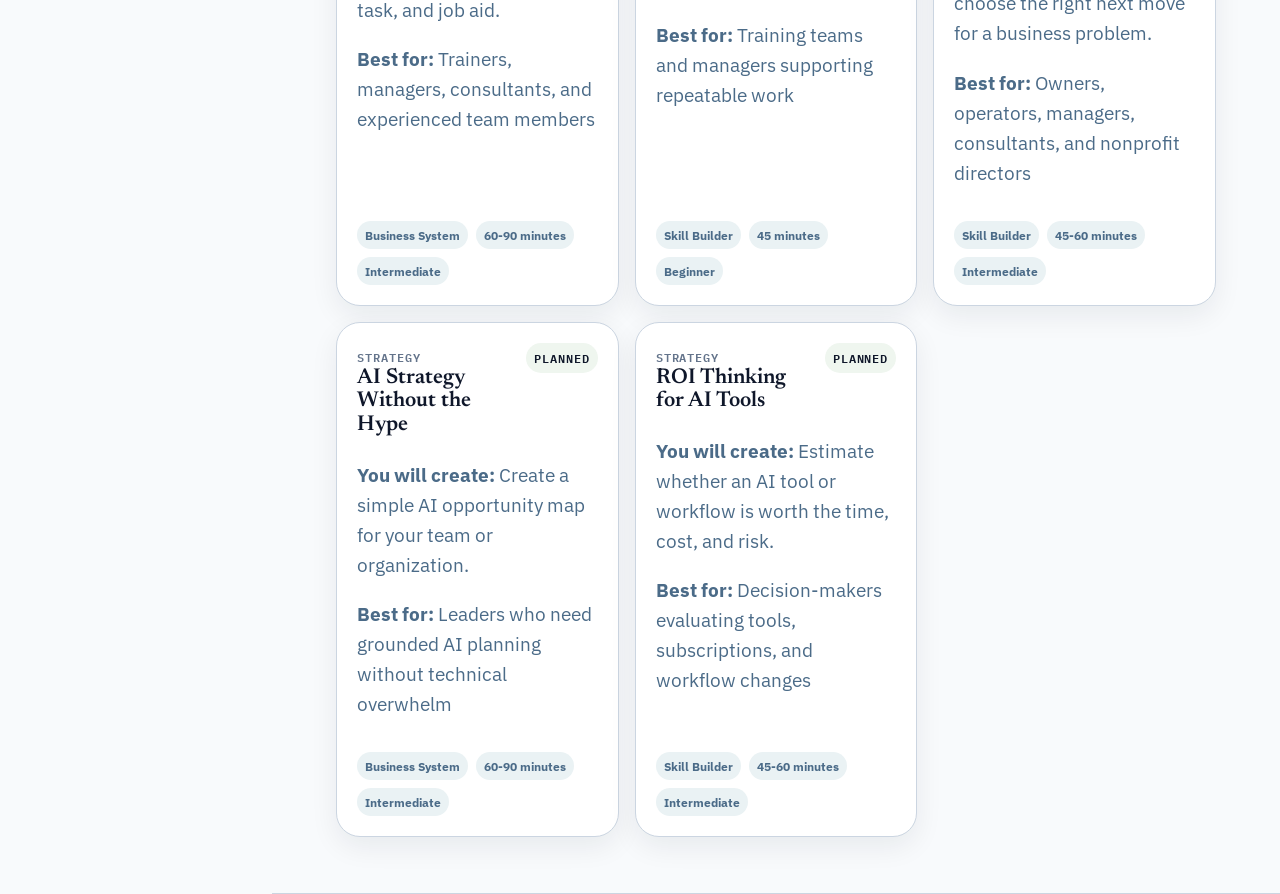
<file: store.html>
<!doctype html>
<html lang="en" data-theme="smb-test">
  <head>
    <meta charset="utf-8">
    <meta name="viewport" content="width=device-width, initial-scale=1">
    <title>Business Skills Store | CyplexAI</title>
    <link rel="preconnect" href="https://fonts.googleapis.com">
    <link rel="preconnect" href="https://fonts.gstatic.com" crossorigin>
    <link href="https://fonts.googleapis.com/css2?family=Newsreader:wght@400;600;700;800&family=IBM+Plex+Sans:wght@400;500;600;700&family=IBM+Plex+Mono:wght@400;500;600&display=swap" rel="stylesheet">
    <link rel="stylesheet" href="styles.css?v=20260605-polish">
  </head>
  <body>
    <div class="app-shell">
      <aside class="sidebar" aria-label="Primary navigation">
        <a class="brand" href="index.html" aria-label="CyplexAI home"><span class="brand-wordmark" aria-hidden="true">Cyplex<span>AI</span></span><span class="brand-kicker">Business Skills Hub</span></a>
        <button class="menu-toggle" type="button" aria-expanded="false" aria-controls="primaryNav"><span></span><span></span><span></span><span class="sr-only">Toggle navigation</span></button>
        <nav id="primaryNav" class="nav-list">
          <a href="index.html">Home</a>
          <a class="active" href="store.html">Business Skills Store</a>
          <a href="courses.html">Courses</a>
          <a href="workshops.html">Workshops</a>
          
          <a href="resources.html">Resources</a>
          <a href="team.html">The Team</a><a href="about.html">About</a>
          <a href="contact.html">Contact</a>
        </nav>
      </aside>
      <main>
        <header class="topbar"><div><p class="eyebrow">Catalog</p><strong>The CyplexAI Business Skills Store</strong></div><a class="topbar-action" href="contact.html">Ask About Training</a></header>
        <section class="page-hero">
          <p class="eyebrow">Business Skills Store</p>
          <h1>Practical AI and workflow courses for people doing real business work.</h1>
          <p class="lede">Browse the envisioned catalog. Courses are marked Coming Soon or Planned until LearnWorlds links are ready.</p>
        </section>
        <section class="section-band store-preview">
          <div class="toolbar" aria-label="Course filters">
            <label><span>Search</span><input id="courseSearch" type="search" placeholder="Search courses, outcomes, audiences"></label>
            <label><span>Category</span><select id="categoryFilter"><option value="all">All categories</option></select></label>
            <label><span>Type</span><select id="typeFilter"><option value="all">All formats</option></select></label>
          </div>
          <div class="status-summary" id="statusSummary" aria-live="polite"></div>
          <div class="course-grid" id="courseGrid"></div>
        </section>
      </main>
    </div>
    <script src="data/courses.js"></script>
    <script src="data/site-content.js"></script>
    <script src="app.js"></script>
  </body>
</html>
</file>
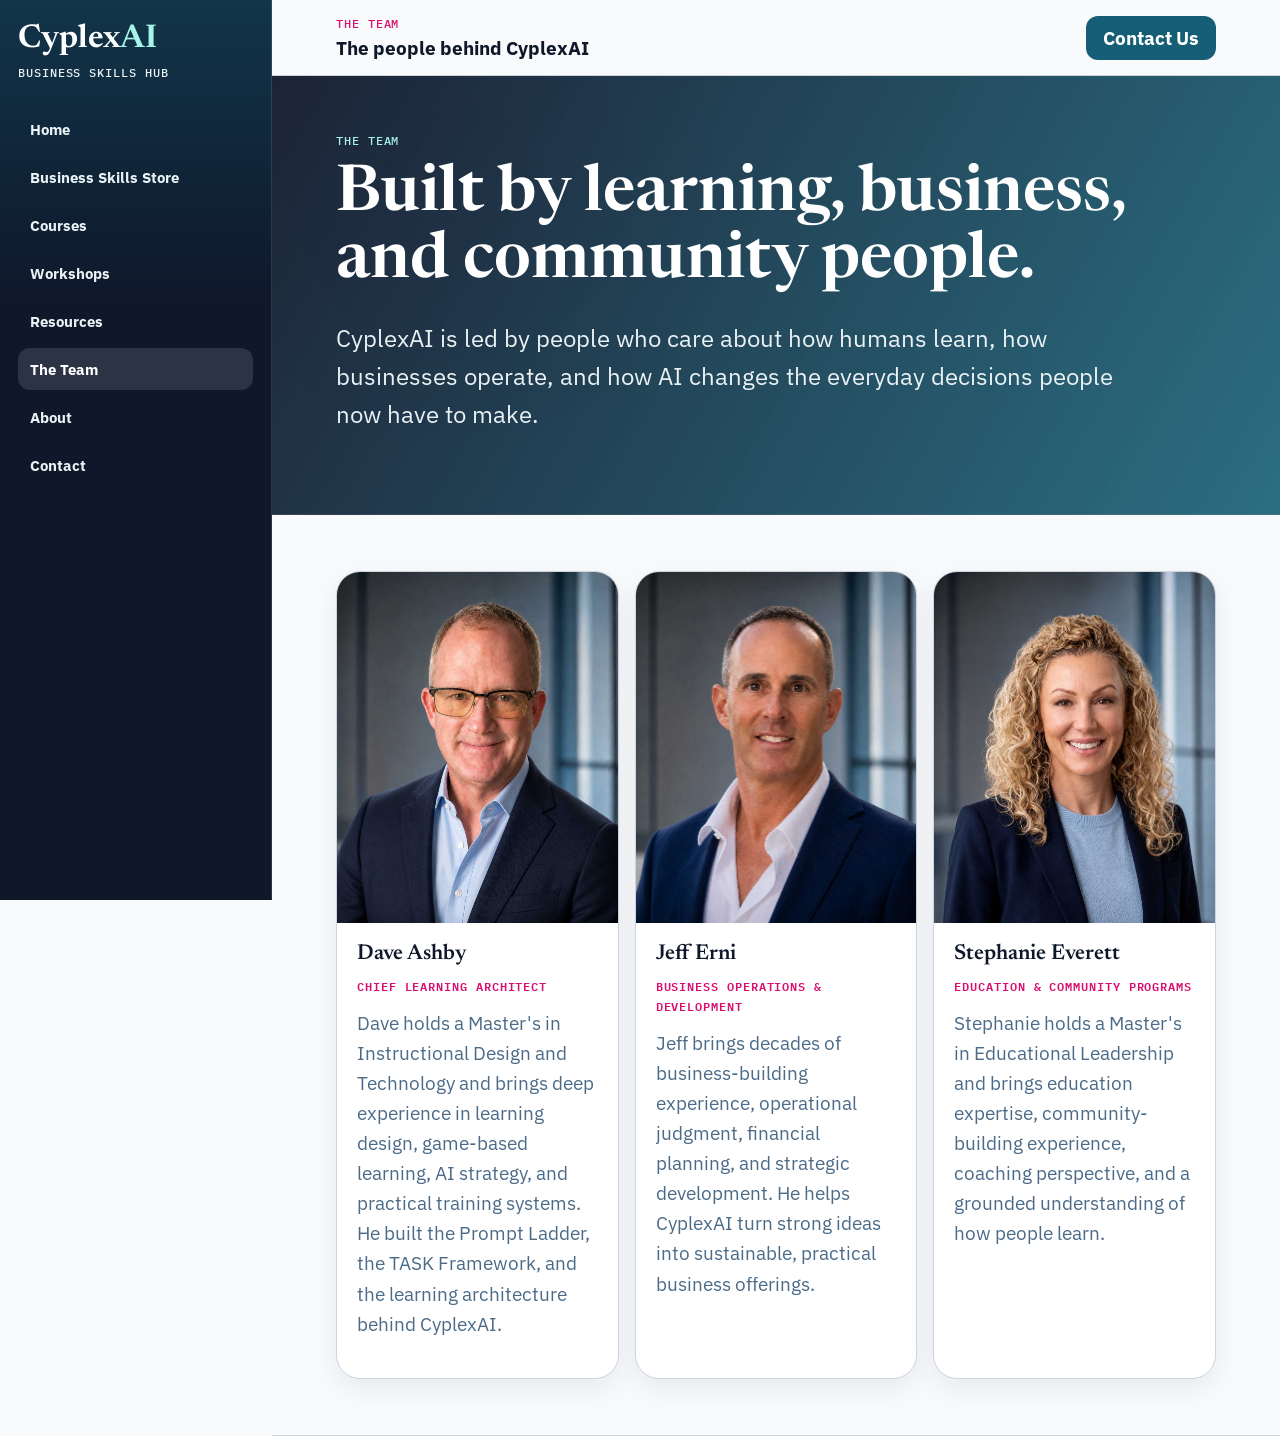
<file: team.html>
<!doctype html>
<html lang="en" data-theme="smb-test">
  <head>
    <meta charset="utf-8">
    <meta name="viewport" content="width=device-width, initial-scale=1">
    <title>The Team | CyplexAI</title>
    <link rel="preconnect" href="https://fonts.googleapis.com">
    <link rel="preconnect" href="https://fonts.gstatic.com" crossorigin>
    <link href="https://fonts.googleapis.com/css2?family=Newsreader:wght@400;600;700;800&family=IBM+Plex+Sans:wght@400;500;600;700&family=IBM+Plex+Mono:wght@400;500;600&display=swap" rel="stylesheet">
    <link rel="stylesheet" href="styles.css?v=20260605-polish">
  </head>
  <body>
    <div class="app-shell">
      <aside class="sidebar" aria-label="Primary navigation">
        <a class="brand" href="index.html" aria-label="CyplexAI home">
          <span class="brand-wordmark" aria-hidden="true">Cyplex<span>AI</span></span>
          <span class="brand-kicker">Business Skills Hub</span>
        </a>
        <button class="menu-toggle" type="button" aria-expanded="false" aria-controls="primaryNav">
          <span></span><span></span><span></span><span class="sr-only">Toggle navigation</span>
        </button>
        <nav id="primaryNav" class="nav-list">
          <a href="index.html">Home</a>
          <a href="store.html">Business Skills Store</a>
          <a href="courses.html">Courses</a>
          <a href="workshops.html">Workshops</a>
          
          <a href="resources.html">Resources</a>
          <a class="active" href="team.html">The Team</a>
          <a href="about.html">About</a>
          <a href="contact.html">Contact</a>
        </nav>
      </aside>

      <main>
        <header class="topbar">
          <div>
            <p class="eyebrow">The Team</p>
            <strong>The people behind CyplexAI</strong>
          </div>
          <a class="topbar-action" href="contact.html">Contact Us</a>
        </header>

        <section class="page-hero">
          <p class="eyebrow">The Team</p>
          <h1>Built by learning, business, and community people.</h1>
          <p class="lede">
            CyplexAI is led by people who care about how humans learn, how businesses operate, and how AI changes the everyday decisions people now have to make.
          </p>
        </section>

        <section class="section-band compact">
          <div class="team-grid" id="teamGrid"></div>
        </section>
      </main>
    </div>

    <script src="data/courses.js"></script>
    <script src="data/site-content.js"></script>
    <script src="app.js"></script>
  </body>
</html>
</file>
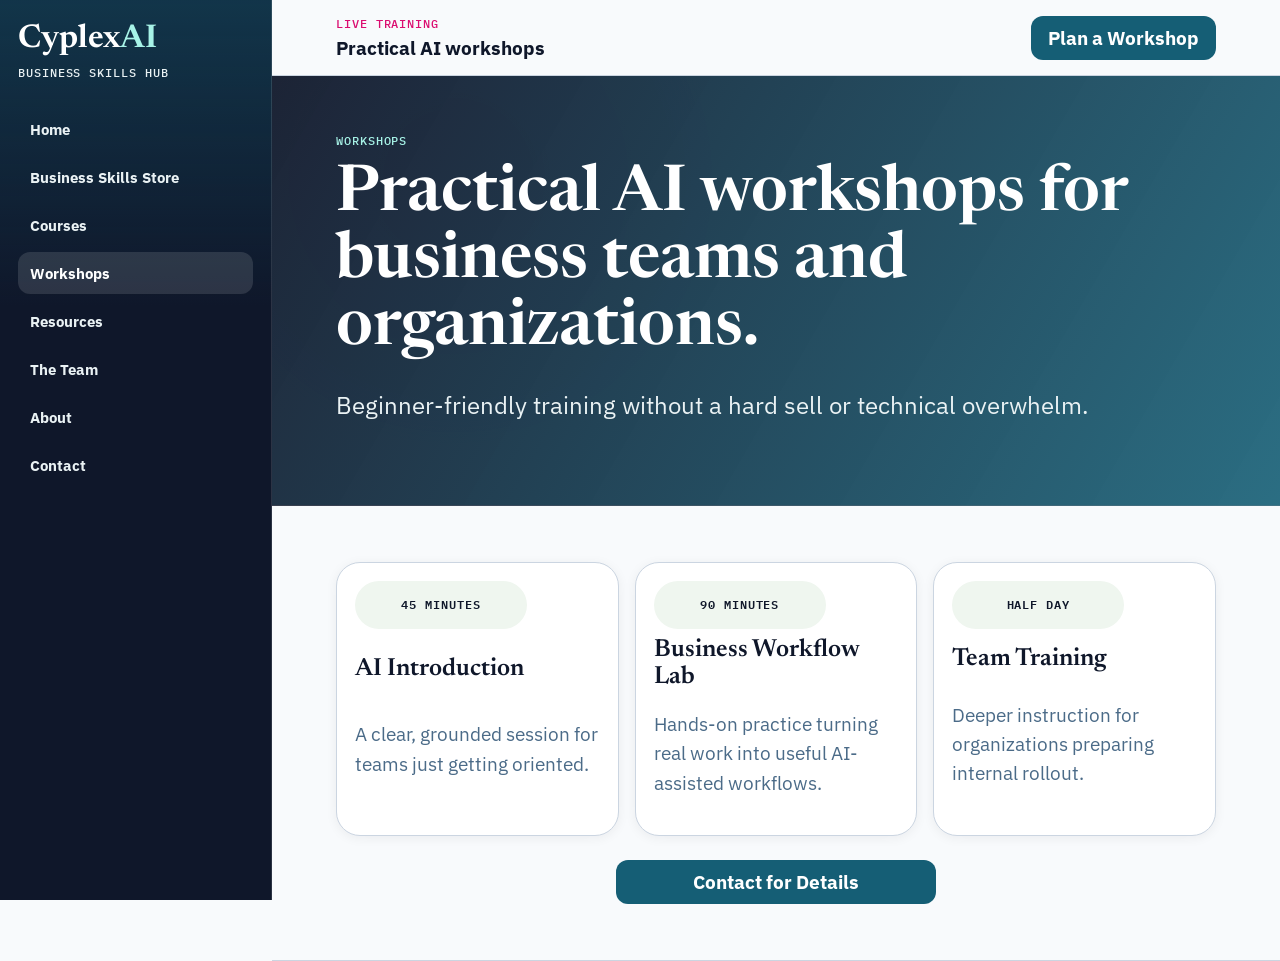
<file: workshops.html>
<!doctype html>
<html lang="en" data-theme="smb-test">
  <head>
    <meta charset="utf-8"><meta name="viewport" content="width=device-width, initial-scale=1">
    <title>Workshops | CyplexAI</title>
    <link rel="preconnect" href="https://fonts.googleapis.com"><link rel="preconnect" href="https://fonts.gstatic.com" crossorigin>
    <link href="https://fonts.googleapis.com/css2?family=Newsreader:wght@400;600;700;800&family=IBM+Plex+Sans:wght@400;500;600;700&family=IBM+Plex+Mono:wght@400;500;600&display=swap" rel="stylesheet"><link rel="stylesheet" href="styles.css?v=20260605-polish">
  </head>
  <body><div class="app-shell"><aside class="sidebar" aria-label="Primary navigation"><a class="brand" href="index.html"><span class="brand-wordmark">Cyplex<span>AI</span></span><span class="brand-kicker">Business Skills Hub</span></a><button class="menu-toggle" type="button" aria-expanded="false" aria-controls="primaryNav"><span></span><span></span><span></span><span class="sr-only">Toggle navigation</span></button><nav id="primaryNav" class="nav-list"><a href="index.html">Home</a><a href="store.html">Business Skills Store</a><a href="courses.html">Courses</a><a class="active" href="workshops.html">Workshops</a><a href="resources.html">Resources</a><a href="team.html">The Team</a><a href="about.html">About</a><a href="contact.html">Contact</a></nav></aside><main>
    <header class="topbar"><div><p class="eyebrow">Live Training</p><strong>Practical AI workshops</strong></div><a class="topbar-action" href="contact.html">Plan a Workshop</a></header>
    <section class="page-hero"><p class="eyebrow">Workshops</p><h1>Practical AI workshops for business teams and organizations.</h1><p class="lede">Beginner-friendly training without a hard sell or technical overwhelm.</p></section>
    <section class="section-band compact"><div class="page-card-grid workshop-card-grid"><article class="page-card"><span>45 minutes</span><h3>AI Introduction</h3><p>A clear, grounded session for teams just getting oriented.</p></article><article class="page-card"><span>90 minutes</span><h3>Business Workflow Lab</h3><p>Hands-on practice turning real work into useful AI-assisted workflows.</p></article><article class="page-card"><span>Half day</span><h3>Team Training</h3><p>Deeper instruction for organizations preparing internal rollout.</p></article></div><div class="section-action"><a class="button primary" href="contact.html">Contact for Details</a></div></section>
  </main></div><script src="data/courses.js"></script><script src="data/site-content.js"></script><script src="app.js"></script></body>
</html>
</file>
<file: styles.css>
:root {
  --bg: #f8fafc;
  --paper: #ffffff;
  --ink: #0f172a;
  --deep-ocean: #155e75;
  --navy: #0f172a;
  --harbor-teal: #158d80;
  --teal-accessible: #a7f3e7;
  --steel-blue: #4b6b88;
  --muted: #64748b;
  --mist: #eaf2f4;
  --border: #cbd5e1;
  --pop: #db0d70;
  --pop-dark: #b5095d;
  --pop-soft: #fce7f1;
  --lime: #dfff76;
  --lime-soft: #eff6ef;
  --dark-panel: #1b3a4b;
  --dark-card: #1e4254;
  --dark-muted: #eaf2f4;
  --font-heading: "Newsreader", serif;
  --font-body: "IBM Plex Sans", system-ui, sans-serif;
  --font-mono: "IBM Plex Mono", monospace;
  --shadow: 0 8px 26px rgba(15, 23, 42, 0.07);
  --shadow-soft: 0 8px 26px rgba(15, 23, 42, 0.07);
  --shadow-hover: 0 18px 42px rgba(15, 23, 42, 0.14);
}

[data-theme="smb-test"] {
  --bg: #f8fafc;
  --paper: #ffffff;
  --ink: #0f172a;
  --deep-ocean: #155e75;
  --harbor-teal: #158d80;
  --steel-blue: #4b6b88;
  --muted: #64748b;
  --mist: #eaf2f4;
  --border: #cbd5e1;
  --pop: #db0d70;
  --pop-soft: #fbe8f1;
  --shadow: 0 10px 28px rgba(15, 23, 42, 0.07);
  --shadow-soft: 0 2px 12px rgba(15, 23, 42, 0.06);
}

* {
  box-sizing: border-box;
}

html {
  scroll-behavior: smooth;
}

body {
  margin: 0;
  background: var(--bg);
  color: var(--ink);
  font-family: var(--font-body);
  font-size: 19px;
  overflow-x: hidden;
}

a {
  color: inherit;
  text-decoration: none;
}

button,
input,
select {
  font: inherit;
}

img {
  max-width: 100%;
}

h1,
h2,
h3,
p {
  margin-top: 0;
}

h1,
h2,
h3 {
  font-family: var(--font-heading);
  letter-spacing: 0;
}

h1 {
  max-width: 760px;
  margin-bottom: 24px;
  font-size: clamp(3.35rem, 6vw, 4rem);
  font-weight: 600;
  line-height: 1.05;
  overflow-wrap: break-word;
}

h2 {
  margin-bottom: 16px;
  font-size: clamp(2rem, 3.2vw, 2.375rem);
  font-weight: 600;
  line-height: 1.05;
}

h3 {
  margin-bottom: 10px;
  font-size: 1.35rem;
  font-weight: 600;
  line-height: 1.1;
}

p {
  line-height: 1.58;
}

:focus-visible {
  outline: 3px solid rgba(219, 13, 112, 0.5);
  outline-offset: 3px;
}

.sr-only {
  position: absolute;
  width: 1px;
  height: 1px;
  padding: 0;
  margin: -1px;
  overflow: hidden;
  clip: rect(0, 0, 0, 0);
  white-space: nowrap;
  border: 0;
}

.app-shell {
  display: grid;
  grid-template-columns: 272px minmax(0, 1fr);
  min-height: 100vh;
}

.sidebar {
  position: sticky;
  top: 0;
  z-index: 20;
  display: flex;
  flex-direction: column;
  gap: 28px;
  height: 100vh;
  padding: 24px 18px;
  border-right: 1px solid rgba(255, 255, 255, 0.12);
  background:
    linear-gradient(180deg, rgba(21, 94, 117, 0.42), rgba(15, 23, 42, 0) 34%),
    var(--navy);
  backdrop-filter: blur(18px);
}

.brand {
  display: grid;
  gap: 10px;
  align-items: start;
}

.brand-wordmark {
  color: var(--paper);
  font-family: var(--font-heading);
  font-size: 2.05rem;
  font-weight: 650;
  line-height: 0.95;
}

.brand-wordmark span {
  color: var(--teal-accessible);
}

.brand-kicker,
.eyebrow,
.mono-label {
  color: var(--pop);
  font-family: var(--font-mono);
  font-size: 0.72rem;
  font-weight: 500;
  letter-spacing: 0.08em;
  text-transform: uppercase;
}

.brand-kicker {
  color: var(--dark-muted);
}

.menu-toggle {
  display: none;
  width: 44px;
  height: 44px;
  place-items: center;
  border: 1px solid var(--border);
  border-color: rgba(255, 255, 255, 0.16);
  border-radius: 12px;
  background: rgba(255, 255, 255, 0.1);
}

.menu-toggle span:not(.sr-only) {
  display: block;
  width: 18px;
  height: 2px;
  margin: 3px auto;
  background: var(--paper);
}

.nav-list {
  display: grid;
  gap: 6px;
}

.nav-list a {
  display: flex;
  align-items: center;
  min-height: 42px;
  padding: 11px 12px;
  border-radius: 12px;
  color: var(--dark-muted);
  font-weight: 700;
  font-size: 0.91rem;
}

.nav-list a.active,
.nav-list a:hover {
  background: rgba(255, 255, 255, 0.12);
  color: var(--paper);
}

.nav-list a[aria-disabled="true"]::after,
.topbar-action[aria-disabled="true"]::after,
.button[aria-disabled="true"]::after {
  content: "Soon";
  margin-left: auto;
  padding: 2px 6px;
  border-radius: 6px;
  background: var(--pop-soft);
  color: var(--pop);
  font-family: var(--font-mono);
  font-size: 0.66rem;
  font-weight: 600;
  text-transform: uppercase;
}

.button[aria-disabled="true"]::after,
.topbar-action[aria-disabled="true"]::after {
  margin-left: 8px;
}

.sidebar-note {
  display: grid;
  grid-template-columns: 12px minmax(0, 1fr);
  gap: 10px;
  margin-top: auto;
  padding: 14px;
  border: 1px solid rgba(255, 255, 255, 0.16);
  border-radius: 22px;
  background: rgba(255, 255, 255, 0.08);
  box-shadow: var(--shadow-soft);
  color: var(--paper);
}

.sidebar-note p {
  margin: 4px 0 0;
  color: var(--dark-muted);
  font-size: 0.78rem;
  line-height: 1.35;
}

.status-dot {
  width: 10px;
  height: 10px;
  margin-top: 5px;
  border-radius: 999px;
  background: var(--harbor-teal);
  box-shadow: 0 0 0 5px rgba(58, 158, 128, 0.13);
}

main {
  min-width: 0;
  overflow-x: hidden;
}

.topbar {
  position: sticky;
  top: 0;
  z-index: 10;
  display: flex;
  justify-content: space-between;
  gap: 24px;
  align-items: center;
  min-height: 76px;
  padding: 14px clamp(24px, 5vw, 72px);
  border-bottom: 1px solid var(--border);
  background: rgba(248, 250, 252, 0.92);
  backdrop-filter: blur(14px);
}

.topbar p {
  margin-bottom: 2px;
}

.topbar > *,
.hero-copy,
.snapshot-panel,
.section-heading,
.feature-panel {
  min-width: 0;
}

.topbar strong {
  display: block;
  max-width: 100%;
  overflow-wrap: anywhere;
}

.topbar-action,
.button {
  display: inline-flex;
  align-items: center;
  justify-content: center;
  min-height: 44px;
  padding: 0 16px;
  border: 1px solid transparent;
  border-radius: 12px;
  font-weight: 800;
  white-space: nowrap;
  transition: 0.15s ease;
}

.topbar-action,
.button.primary {
  background: var(--deep-ocean);
  color: #fff;
}

.button.secondary {
  background: var(--harbor-teal);
  color: #fff;
}

.button.ghost {
  border-color: var(--border);
  background: transparent;
  color: var(--deep-ocean);
}

.topbar-action:hover,
.button:hover {
  box-shadow: var(--shadow-hover);
  transform: translateY(-1px);
}

.hero-section,
.section-band,
.final-cta {
  padding: 56px clamp(22px, 5vw, 72px);
  border-bottom: 1px solid var(--border);
}

.hero-section {
  display: grid;
  grid-template-columns: minmax(0, 1.08fr) minmax(340px, 0.92fr);
  gap: 48px;
  align-items: start;
  background:
    linear-gradient(120deg, rgba(15, 23, 42, 0.94), rgba(21, 94, 117, 0.9)),
    radial-gradient(circle at 18% 24%, rgba(219, 13, 112, 0.22), transparent 30%),
    radial-gradient(circle at 88% 14%, rgba(21, 141, 128, 0.28), transparent 28%);
  color: var(--paper);
}

.lede {
  max-width: 780px;
  color: var(--steel-blue);
  font-size: clamp(1.2rem, 2.3vw, 1.5rem);
}

.hero-section .lede {
  color: var(--dark-muted);
}

.hero-section .eyebrow,
.page-hero .eyebrow,
.final-cta .eyebrow {
  color: var(--teal-accessible);
}

.hero-actions {
  display: flex;
  flex-wrap: wrap;
  gap: 12px;
  margin: 30px 0;
}

.proof-list {
  display: grid;
  grid-template-columns: repeat(3, minmax(0, 1fr));
  gap: 12px;
  max-width: 960px;
}

.proof-list span,
.workshop-list span {
  display: flex;
  align-items: center;
  min-height: 48px;
  padding: 12px;
  border: 1px solid var(--border);
  border-radius: 24px;
  background: var(--paper);
  color: var(--steel-blue);
  font-weight: 700;
}

.snapshot-panel,
.decision-panel,
.quick-card,
.feature-panel,
.pillar-grid article,
.course-card {
  border: 1px solid var(--border);
  border-radius: 24px;
  background: var(--paper);
  box-shadow: var(--shadow);
}

.snapshot-panel {
  display: grid;
  gap: 18px;
  padding: 24px;
}

.landing-hero {
  min-height: 82vh;
  align-items: center;
}

.decision-panel {
  padding: 24px;
  color: var(--ink);
}

.decision-panel .eyebrow {
  color: var(--pop);
}

.path-stack {
  display: grid;
  gap: 10px;
}

.path-stack a,
.page-card {
  display: grid;
  gap: 8px;
  padding: 18px;
  border: 1px solid var(--border);
  border-radius: 24px;
  background: var(--paper);
  box-shadow: var(--shadow-soft);
}

.path-stack a:hover,
.page-card:hover {
  border-color: var(--harbor-teal);
  box-shadow: var(--shadow-hover);
  transform: translateY(-1px);
}

.path-stack strong {
  color: var(--ink);
  font-family: var(--font-heading);
  font-size: 1.35rem;
}

.path-stack span,
.page-card p {
  color: var(--steel-blue);
  line-height: 1.55;
}

.metric-grid {
  display: grid;
  grid-template-columns: repeat(3, 1fr);
  overflow: hidden;
  border: 1px solid var(--border);
  border-radius: 24px;
}

.metric-grid article {
  padding: 18px;
  border-right: 1px solid var(--border);
}

.metric-grid article:last-child {
  border-right: 0;
}

.metric-grid strong {
  display: block;
  color: var(--deep-ocean);
  font-size: clamp(2.1rem, 5vw, 3.6rem);
  line-height: 0.95;
}

.metric-grid span {
  display: block;
  margin-top: 8px;
  color: var(--muted);
  font-weight: 700;
}

.system-card {
  padding: 20px;
  border-radius: 8px;
  border-left: 5px solid var(--pop);
  background: var(--navy);
  color: var(--mist);
}

.system-card p {
  margin: 12px 0 0;
  font-family: var(--font-mono);
  font-size: 0.96rem;
}

.section-band.compact {
  padding-top: 56px;
  padding-bottom: 56px;
}

.page-hero {
  padding: 56px clamp(22px, 5vw, 72px);
  border-bottom: 1px solid rgba(255, 255, 255, 0.12);
  background:
    linear-gradient(120deg, rgba(15, 23, 42, 0.94), rgba(21, 94, 117, 0.9)),
    radial-gradient(circle at 18% 24%, rgba(219, 13, 112, 0.2), transparent 30%);
  color: var(--paper);
}

.page-hero h1 {
  max-width: 820px;
  font-size: clamp(3.15rem, 5.4vw, 4rem);
}

.page-hero .lede {
  color: var(--dark-muted);
}

.section-heading {
  margin-bottom: 28px;
}

.section-heading > p:not(.eyebrow) {
  max-width: 760px;
  color: var(--steel-blue);
  font-size: 1.06rem;
}

.section-heading.split {
  display: flex;
  justify-content: space-between;
  gap: 24px;
  align-items: end;
}

.quick-grid,
.pillar-grid,
.course-grid,
.approach-grid,
.team-grid,
.page-card-grid,
.quiet-proof {
  display: grid;
  gap: 16px;
}

.quick-grid,
.pillar-grid,
.approach-grid,
.team-grid,
.page-card-grid,
.quiet-proof {
  grid-template-columns: repeat(3, minmax(0, 1fr));
}

.quick-card,
.pillar-grid article,
.course-card,
.approach-card,
.team-card {
  padding: 20px;
}

.quick-card span,
.pillar-grid span,
.page-card span,
.quiet-proof span,
.course-meta,
.course-status {
  font-family: var(--font-mono);
  font-size: 0.74rem;
  font-weight: 600;
  letter-spacing: 0.08em;
  text-transform: uppercase;
}

.quick-card span,
.pillar-grid span,
.page-card span,
.quiet-proof span {
  display: inline-flex;
  width: 132px;
  height: 34px;
  align-items: center;
  justify-content: center;
  border-radius: 999px;
  padding: 0 12px;
  background: var(--lime-soft);
  color: var(--navy);
  line-height: 1;
  text-align: center;
  white-space: nowrap;
}

.quick-card p,
.pillar-grid p,
.quiet-proof p,
.course-card p,
.feature-panel p,
.approach-card p,
.team-card p,
.contact-intro p,
.contact-form p {
  color: var(--steel-blue);
}

.page-card {
  min-height: 190px;
}

.workshop-card-grid {
  align-items: stretch;
}

.workshop-card-grid .page-card > span {
  width: 172px;
  height: 48px;
  padding: 0 18px;
}

.section-action {
  display: flex;
  justify-content: center;
  margin-top: 24px;
}

.section-action .button {
  min-width: min(100%, 320px);
}

.page-card h3 {
  font-size: 1.55rem;
}

.quiet-proof article {
  padding: 20px;
  border: 1px solid var(--border);
  border-radius: 24px;
  background: var(--paper);
  box-shadow: var(--shadow);
}

.toolbar {
  display: grid;
  grid-template-columns: minmax(220px, 1fr) 210px 190px;
  gap: 12px;
  margin: 26px 0 16px;
}

.toolbar label {
  display: grid;
  gap: 6px;
  color: var(--muted);
  font-family: var(--font-mono);
  font-size: 0.74rem;
  font-weight: 600;
  letter-spacing: 0.08em;
  text-transform: uppercase;
}

input,
select {
  width: 100%;
  min-height: 46px;
  padding: 0 12px;
  border: 1px solid var(--border);
  border-radius: 12px;
  background: var(--paper);
  color: var(--ink);
}

.status-summary {
  min-height: 32px;
  color: var(--muted);
  font-weight: 700;
}

.course-grid {
  grid-template-columns: repeat(3, minmax(0, 1fr));
}

.course-card {
  display: flex;
  flex-direction: column;
  min-height: 330px;
}

.course-card header {
  display: flex;
  justify-content: space-between;
  gap: 12px;
  align-items: start;
  margin-bottom: 12px;
}

.course-status {
  flex: 0 0 auto;
  padding: 5px 8px;
  border-radius: 999px;
  background: var(--lime-soft);
  color: var(--navy);
}

.course-status.coming-soon {
  background: var(--pop-soft);
  color: var(--pop);
}

.course-status.pilot {
  background: #e4f5f1;
  color: var(--harbor-teal);
}

.course-meta {
  color: var(--muted);
}

.course-card footer {
  display: flex;
  flex-wrap: wrap;
  gap: 8px;
  margin-top: auto;
  padding-top: 14px;
}

.chip {
  display: inline-flex;
  align-items: center;
  min-height: 28px;
  padding: 4px 8px;
  border-radius: 999px;
  background: var(--mist);
  color: var(--steel-blue);
  font-size: 0.78rem;
  font-weight: 700;
}

.two-column {
  display: grid;
  grid-template-columns: minmax(0, 1.15fr) minmax(300px, 0.85fr);
  gap: 18px;
}

.feature-panel {
  padding: 28px;
}

.muted-panel {
  background: var(--mist);
}

.workshop-list {
  display: grid;
  grid-template-columns: repeat(2, minmax(0, 1fr));
  gap: 10px;
  margin: 24px 0;
}

.approach-card,
.team-card,
.contact-form {
  border: 1px solid var(--border);
  border-radius: 24px;
  background: var(--paper);
  box-shadow: var(--shadow);
}

.approach-card {
  min-height: 220px;
  border-left: 5px solid var(--harbor-teal);
}

.approach-card span {
  display: inline-flex;
  margin-bottom: 18px;
  color: var(--pop);
  font-family: var(--font-heading);
  font-size: 2.4rem;
  font-weight: 800;
  line-height: 1;
}

.team-card {
  display: flex;
  flex-direction: column;
  overflow: hidden;
  padding: 0;
}

.team-card img {
  width: 100%;
  height: auto;
  aspect-ratio: 4 / 5;
  object-fit: cover;
  object-position: center top;
}

.team-body {
  padding: 20px;
}

.team-role {
  display: block;
  margin-bottom: 12px;
  color: var(--pop);
  font-family: var(--font-mono);
  font-size: 0.72rem;
  font-weight: 600;
  letter-spacing: 0.08em;
  text-transform: uppercase;
}

.contact-layout {
  display: grid;
  grid-template-columns: minmax(0, 0.9fr) minmax(340px, 1.1fr);
  gap: 28px;
  align-items: start;
}

.contact-intro {
  min-width: 0;
}

.contact-meta {
  display: grid;
  gap: 14px;
  margin: 28px 0;
}

.contact-meta div {
  display: grid;
  gap: 4px;
  padding: 14px;
  border: 1px solid var(--border);
  border-radius: 24px;
  background: var(--paper);
}

.contact-meta span,
.contact-form label > span {
  color: var(--muted);
  font-family: var(--font-mono);
  font-size: 0.72rem;
  font-weight: 600;
  letter-spacing: 0.08em;
  text-transform: uppercase;
}

.contact-meta a,
.contact-meta strong {
  color: var(--deep-ocean);
  font-weight: 700;
}

.contact-form {
  display: grid;
  gap: 14px;
  padding: 24px;
}

.contact-form label {
  display: grid;
  gap: 6px;
}

.contact-form textarea {
  width: 100%;
  min-height: 112px;
  padding: 12px;
  border: 1px solid var(--border);
  border-radius: 12px;
  background: var(--paper);
  color: var(--ink);
  resize: vertical;
}

.final-cta {
  background: linear-gradient(135deg, #0f172a 0%, #12384b 58%, #155e75 100%);
  color: #fff;
}

.final-cta .eyebrow {
  color: var(--teal-accessible);
}

.final-cta h2 {
  max-width: 780px;
}

.final-cta .button.ghost {
  border-color: rgba(255, 255, 255, 0.35);
  color: #fff;
}

@media (max-width: 1120px) {
  .hero-section,
  .two-column {
    grid-template-columns: 1fr;
  }

  .course-grid {
    grid-template-columns: repeat(2, minmax(0, 1fr));
  }
}

@media (max-width: 860px) {
  .app-shell {
    display: block;
  }

  .sidebar {
    position: sticky;
    display: grid;
    grid-template-columns: minmax(0, 1fr) 44px;
    gap: 14px;
    height: auto;
    padding: 14px 16px;
    border-right: 0;
    border-bottom: 1px solid var(--border);
  }

  .brand-wordmark {
    font-size: 2.05rem;
  }

  .menu-toggle {
    display: block;
  }

  .nav-list,
  .sidebar-note {
    grid-column: 1 / -1;
  }

  .nav-list {
    display: none;
  }

  .nav-list.open {
    display: grid;
  }

  .sidebar-note {
    display: none;
  }

  .topbar {
    position: relative;
    align-items: start;
    overflow: hidden;
  }

  .hero-section,
  .section-band,
  .final-cta {
    padding: 48px 20px;
  }

  .proof-list,
  .quick-grid,
  .pillar-grid,
  .course-grid,
  .approach-grid,
  .team-grid,
  .page-card-grid,
  .quiet-proof,
  .toolbar,
  .workshop-list,
  .contact-layout {
    grid-template-columns: 1fr;
  }

  .section-heading.split,
  .topbar {
    display: grid;
  }

  .metric-grid {
    grid-template-columns: 1fr;
  }

  .metric-grid article {
    border-right: 0;
    border-bottom: 1px solid var(--border);
  }

  .metric-grid article:last-child {
    border-bottom: 0;
  }
}

@media (max-width: 520px) {
  h1 {
    max-width: 340px;
    font-size: clamp(2.4rem, 11vw, 3rem);
    line-height: 1.05;
  }

  .topbar strong,
  .lede,
  .hero-copy,
  .hero-actions,
  .proof-list {
    max-width: 330px;
  }

  .hero-actions,
  .button,
  .topbar-action {
    width: 100%;
  }

  .button,
  .topbar-action {
    justify-content: center;
    white-space: normal;
    text-align: center;
  }
}
</file>
